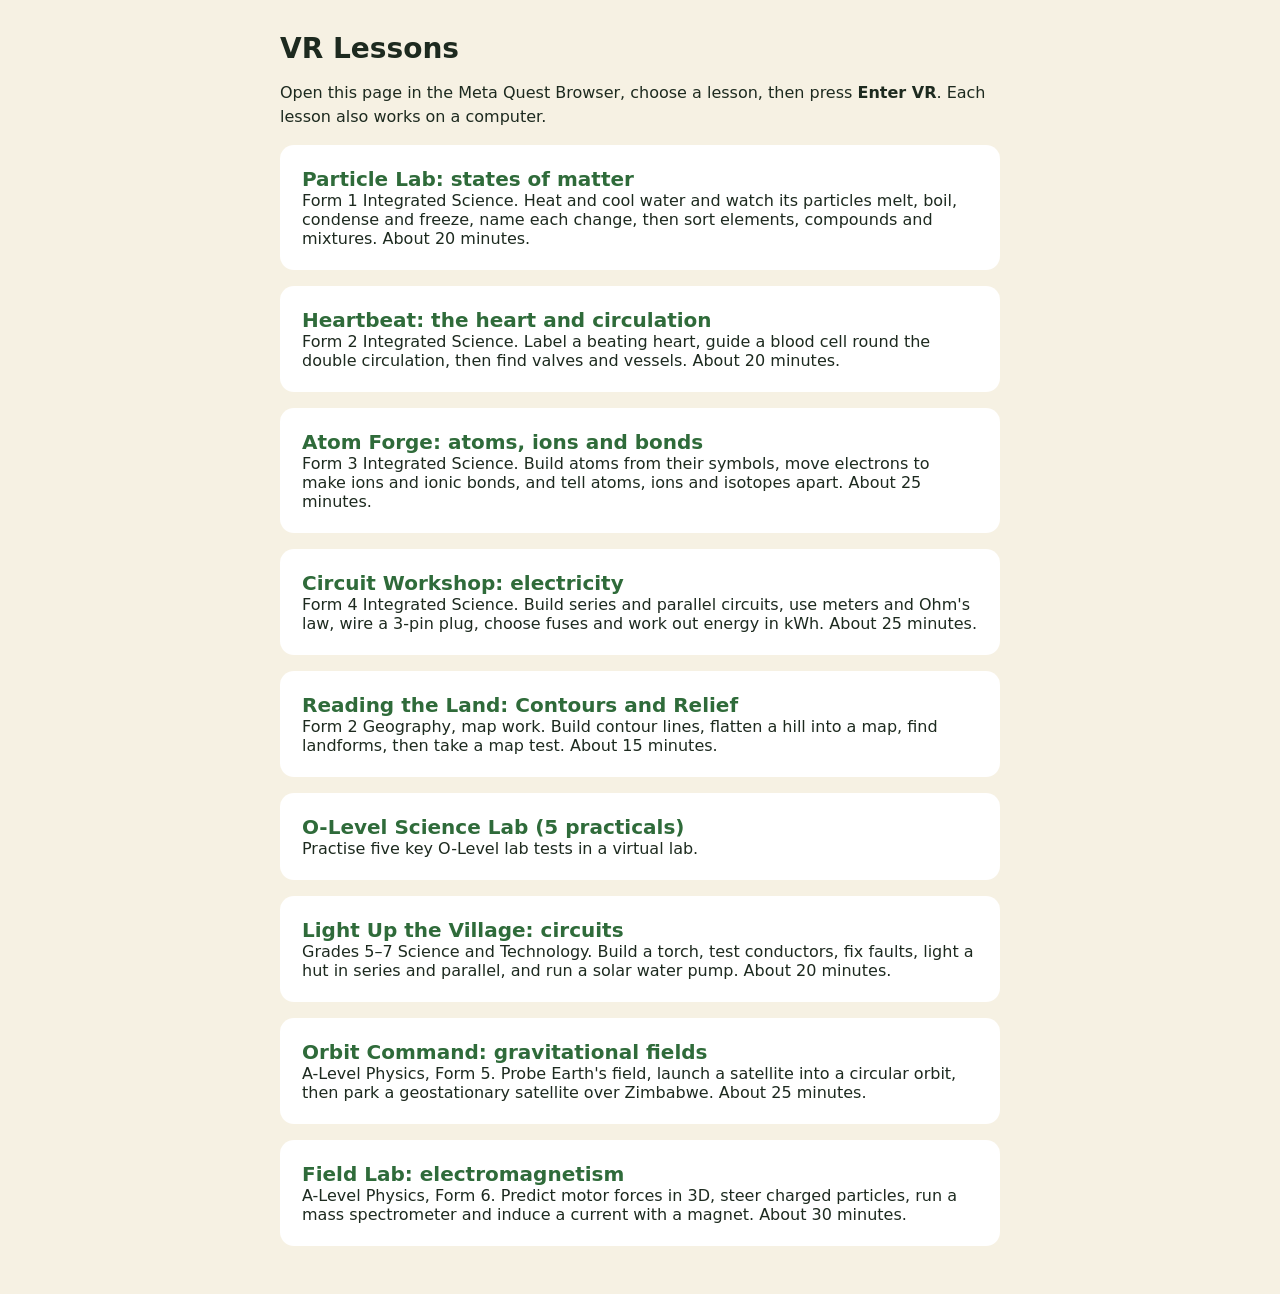
<file: index.html>
<!doctype html>
<html lang="en">
<head>
<meta charset="utf-8">
<meta name="viewport" content="width=device-width, initial-scale=1">
<title>VR Lessons</title>
<style>
  :root { --bg:#f6f1e3; --ink:#1d2a1f; --card:#ffffff; --accent:#2f6b3a; }
  @media (prefers-color-scheme: dark) { :root { --bg:#111a14; --ink:#eef2ea; --card:#1c2a20; --accent:#6fbf7c; } }
  body { margin:0; background:var(--bg); color:var(--ink); font-family:system-ui, sans-serif; }
  main { max-width:720px; margin:0 auto; padding:32px 16px; }
  h1 { font-size:28px; margin:0 0 8px; }
  p { line-height:1.5; }
  a.card { display:block; background:var(--card); color:inherit; text-decoration:none; border-radius:14px; padding:20px; margin:16px 0; border:2px solid transparent; }
  a.card:hover, a.card:focus { border-color:var(--accent); }
  a.card b { font-size:20px; color:var(--accent); }
</style>
</head>
<body>
<main>
  <h1>VR Lessons</h1>
  <p>Open this page in the Meta Quest Browser, choose a lesson, then press <b>Enter VR</b>. Each lesson also works on a computer.</p>
  <a class="card" href="./form1-particles/"><b>Particle Lab: states of matter</b><br>Form 1 Integrated Science. Heat and cool water and watch its particles melt, boil, condense and freeze, name each change, then sort elements, compounds and mixtures. About 20 minutes.</a>
  <a class="card" href="./form2-heart/"><b>Heartbeat: the heart and circulation</b><br>Form 2 Integrated Science. Label a beating heart, guide a blood cell round the double circulation, then find valves and vessels. About 20 minutes.</a>
  <a class="card" href="./form3-atoms/"><b>Atom Forge: atoms, ions and bonds</b><br>Form 3 Integrated Science. Build atoms from their symbols, move electrons to make ions and ionic bonds, and tell atoms, ions and isotopes apart. About 25 minutes.</a>
  <a class="card" href="./form4-circuits/"><b>Circuit Workshop: electricity</b><br>Form 4 Integrated Science. Build series and parallel circuits, use meters and Ohm's law, wire a 3-pin plug, choose fuses and work out energy in kWh. About 25 minutes.</a>
  <a class="card" href="./geography-contours/"><b>Reading the Land: Contours and Relief</b><br>Form 2 Geography, map work. Build contour lines, flatten a hill into a map, find landforms, then take a map test. About 15 minutes.</a>
  <a class="card" href="./science-lab/"><b>O-Level Science Lab (5 practicals)</b><br>Practise five key O-Level lab tests in a virtual lab.</a>
  <a class="card" href="./primary-circuits/"><b>Light Up the Village: circuits</b><br>Grades 5–7 Science and Technology. Build a torch, test conductors, fix faults, light a hut in series and parallel, and run a solar water pump. About 20 minutes.</a>
  <a class="card" href="./physics-orbits/"><b>Orbit Command: gravitational fields</b><br>A-Level Physics, Form 5. Probe Earth's field, launch a satellite into a circular orbit, then park a geostationary satellite over Zimbabwe. About 25 minutes.</a>
  <a class="card" href="./physics-fields/"><b>Field Lab: electromagnetism</b><br>A-Level Physics, Form 6. Predict motor forces in 3D, steer charged particles, run a mass spectrometer and induce a current with a magnet. About 30 minutes.</a>
</main>
</body>
</html>
</file>
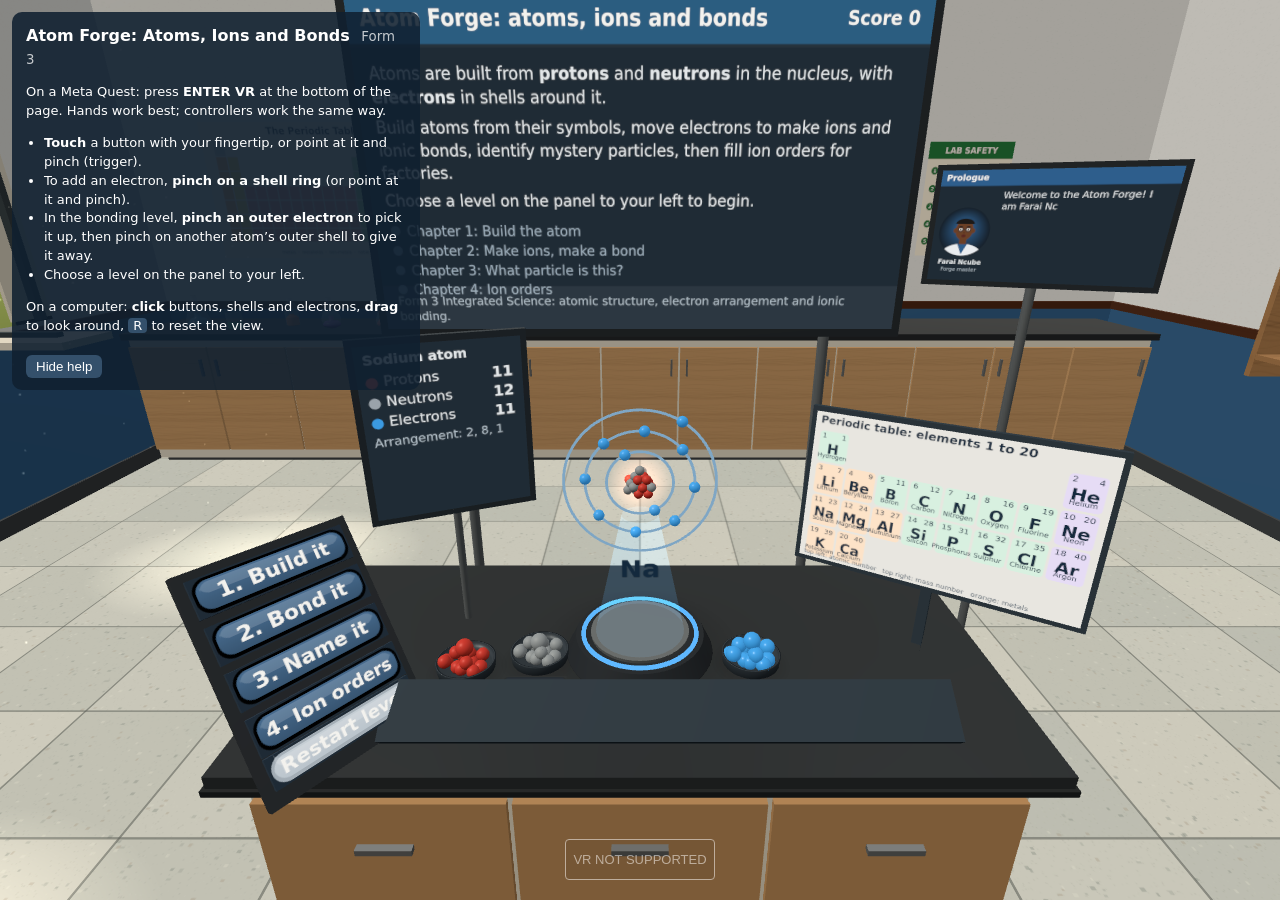
<file: form3-atoms/index.html>
<!doctype html>
<html lang="en">
<head>
<meta charset="utf-8">
<meta name="viewport" content="width=device-width, initial-scale=1, maximum-scale=1">
<title>Atom Forge: Atoms, Ions and Bonds</title>
<meta name="description" content="Form 3 Integrated Science VR game: build atoms from their symbols, move electrons to make ions and ionic bonds, and identify atoms, ions and isotopes. Works in the Meta Quest Browser and on desktop.">
<link rel="stylesheet" href="../shared/game.css">
</head>
<body>
<div id="loading">Loading the atom forge…</div>
<div id="help">
  <h1>Atom Forge: Atoms, Ions and Bonds <small>Form 3</small></h1>
  <p>On a Meta Quest: press <b>ENTER VR</b> at the bottom of the page. Hands work best; controllers work the same way.</p>
  <ul>
    <li><b>Touch</b> a button with your fingertip, or point at it and pinch (trigger).</li>
    <li>To add an electron, <b>pinch on a shell ring</b> (or point at it and pinch).</li>
    <li>In the bonding level, <b>pinch an outer electron</b> to pick it up, then pinch on another atom’s outer shell to give it away.</li>
    <li>Choose a level on the panel to your left.</li>
  </ul>
  <p>On a computer: <b>click</b> buttons, shells and electrons, <b>drag</b> to look around, <kbd>R</kbd> to reset the view.</p>
  <button id="helpToggle">Hide help</button>
</div>
<script type="importmap">
{ "imports": { "three": "../shared/vendor/three.module.min.js" } }
</script>
<script type="module" src="./main.js"></script>
</body>
</html>
</file>
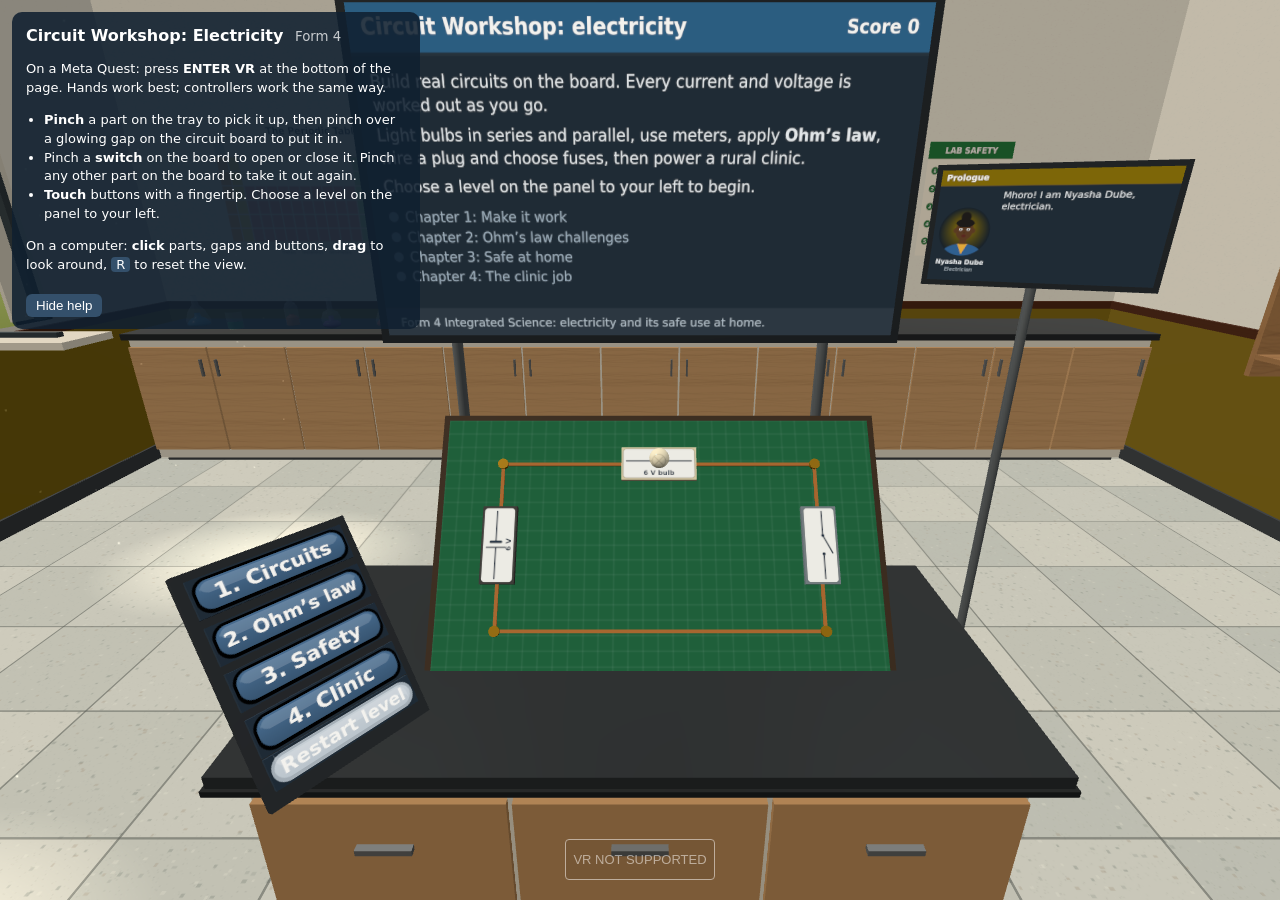
<file: form4-circuits/index.html>
<!doctype html>
<html lang="en">
<head>
<meta charset="utf-8">
<meta name="viewport" content="width=device-width, initial-scale=1, maximum-scale=1">
<title>Circuit Workshop: Electricity</title>
<meta name="description" content="Form 4 Integrated Science VR game: build series and parallel circuits, use ammeters and voltmeters, apply Ohm's law, wire a 3-pin plug and choose fuses. Works in the Meta Quest Browser and on desktop.">
<link rel="stylesheet" href="../shared/game.css">
</head>
<body>
<div id="loading">Loading the workshop…</div>
<div id="help">
  <h1>Circuit Workshop: Electricity <small>Form 4</small></h1>
  <p>On a Meta Quest: press <b>ENTER VR</b> at the bottom of the page. Hands work best; controllers work the same way.</p>
  <ul>
    <li><b>Pinch</b> a part on the tray to pick it up, then pinch over a glowing gap on the circuit board to put it in.</li>
    <li>Pinch a <b>switch</b> on the board to open or close it. Pinch any other part on the board to take it out again.</li>
    <li><b>Touch</b> buttons with a fingertip. Choose a level on the panel to your left.</li>
  </ul>
  <p>On a computer: <b>click</b> parts, gaps and buttons, <b>drag</b> to look around, <kbd>R</kbd> to reset the view.</p>
  <button id="helpToggle">Hide help</button>
</div>
<script type="importmap">
{ "imports": { "three": "../shared/vendor/three.module.min.js" } }
</script>
<script type="module" src="./main.js"></script>
</body>
</html>
</file>
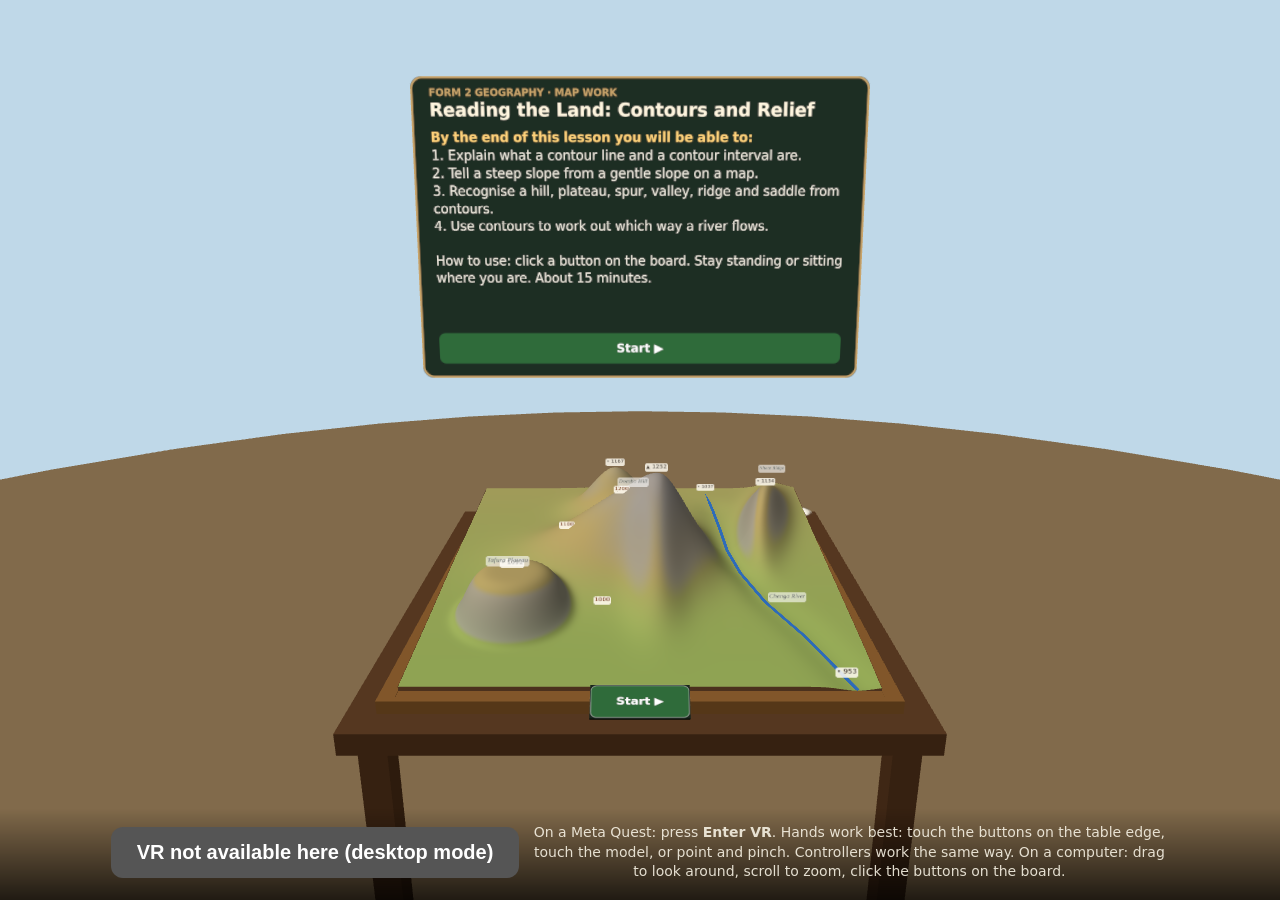
<file: geography-contours/index.html>
<!doctype html>
<html lang="en">
<head>
<meta charset="utf-8">
<meta name="viewport" content="width=device-width, initial-scale=1">
<title>Reading the Land: Contours and Relief</title>
<meta name="description" content="Form 2 Geography (Zimbabwe) VR lesson: build contour lines, flatten a hill into a map, find landforms and test yourself. Runs in the Meta Quest browser.">
<style>
  :root { --ink:#1d2a1f; --paper:#f6f1e3; --accent:#b5651d; --btn:#2f6b3a; }
  html,body { margin:0; height:100%; background:#0e1a12; color:var(--paper); font-family: system-ui, -apple-system, "Segoe UI", Roboto, sans-serif; overflow:hidden; }
  #app { position:fixed; inset:0; }
  #overlay { position:fixed; left:0; right:0; bottom:0; padding:14px 16px 18px; display:flex; flex-wrap:wrap; gap:10px; align-items:center; justify-content:center;
             background:linear-gradient(transparent, rgba(0,0,0,.75)); pointer-events:none; }
  #overlay > * { pointer-events:auto; }
  #enter { font-size:20px; font-weight:700; padding:14px 26px; border-radius:12px; border:0; background:var(--btn); color:#fff; cursor:pointer; }
  #enter[disabled] { background:#555; cursor:default; }
  #hint { font-size:14px; max-width:640px; text-align:center; opacity:.9; line-height:1.4; }
  #result { position:fixed; top:12px; right:12px; max-width:320px; background:rgba(246,241,227,.95); color:#1d2a1f; padding:10px 14px; border-radius:10px; font-size:14px; line-height:1.45; }
  #loading { position:fixed; inset:0; display:flex; align-items:center; justify-content:center; font-size:18px; }
</style>
</head>
<body>
<div id="loading">Loading the landscape…</div>
<div id="app"></div>
<div id="result" hidden></div>
<div id="overlay">
  <button id="enter" disabled>Checking for VR…</button>
  <div id="hint">On a Meta Quest: press <b>Enter VR</b>. Hands work best: touch the buttons on the table edge, touch the model, or point and pinch. Controllers work the same way. On a computer: drag to look around, scroll to zoom, click the buttons on the board.</div>
</div>
<script type="importmap">
{ "imports": { "three": "./vendor/three.module.min.js" } }
</script>
<script type="module" src="./app.js"></script>
</body>
</html>
</file>
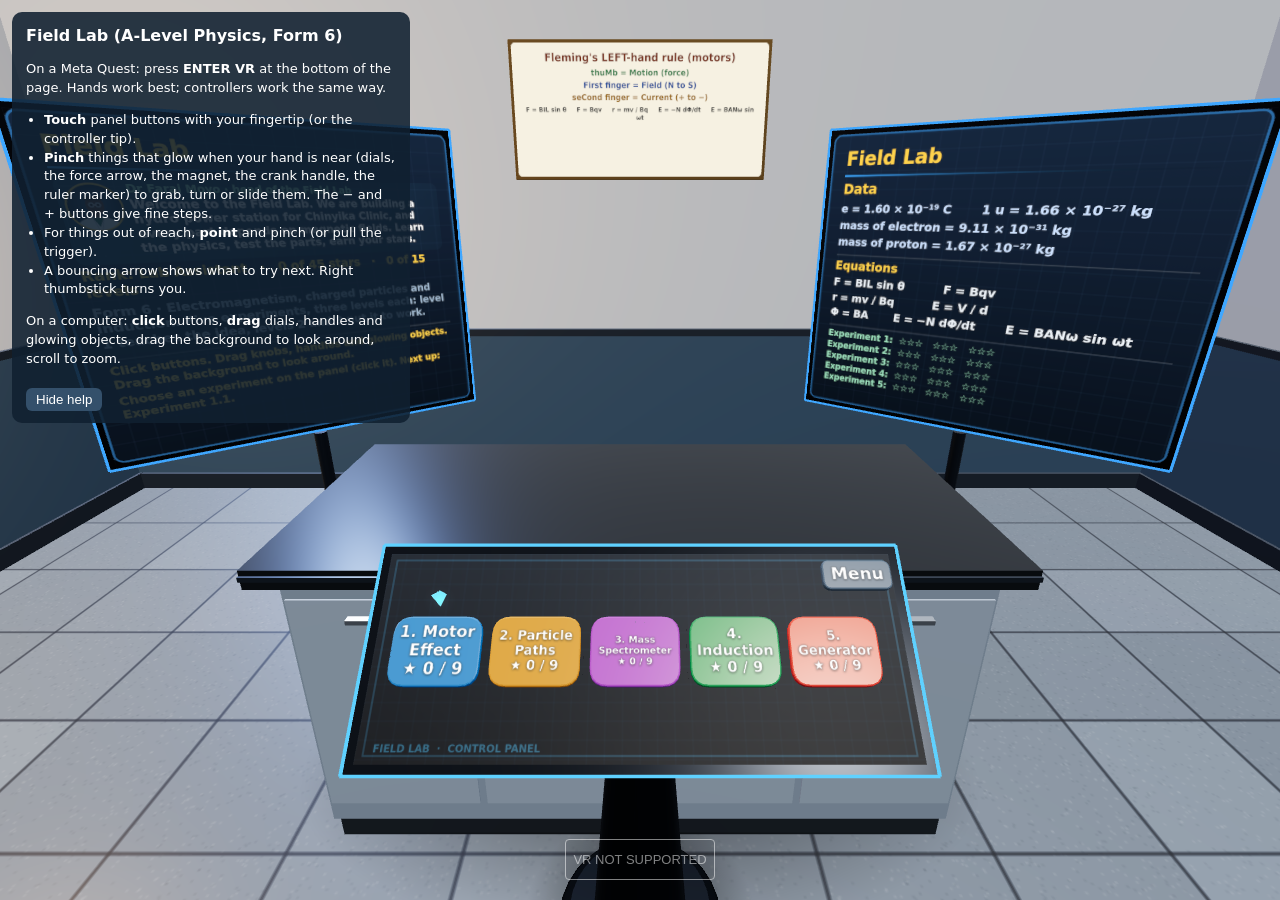
<file: physics-fields/index.html>
<!doctype html>
<html lang="en">
<head>
<meta charset="utf-8">
<meta name="viewport" content="width=device-width, initial-scale=1, maximum-scale=1">
<title>Field Lab VR</title>
<meta name="description" content="A-Level (Form 6) physics VR game on electromagnetism: the motor effect, charged particles in fields, the mass spectrometer and induction. Works in the Meta Quest Browser and on a computer.">
<style>
  html, body { margin: 0; height: 100%; overflow: hidden; background: #1a2330; font-family: system-ui, -apple-system, "Segoe UI", Roboto, sans-serif; }
  canvas { display: block; touch-action: none; }
  #help { position: absolute; top: 12px; left: 12px; max-width: 370px; background: rgba(16, 32, 48, 0.88); color: #fff; padding: 12px 14px; border-radius: 10px; font-size: 13px; line-height: 1.45; user-select: none; }
  #help h1 { font-size: 16px; margin: 0 0 6px; }
  #help button { margin-top: 6px; background: #34506b; color: #fff; border: 0; border-radius: 6px; padding: 4px 10px; cursor: pointer; }
  #help.min p, #help.min ul { display: none; }
  #help ul { margin: 4px 0; padding-left: 18px; }
  #loading { position: absolute; inset: 0; display: grid; place-items: center; color: #cde; font-size: 18px; }
</style>
</head>
<body>
<div id="loading">Loading Field Lab…</div>
<div id="help">
  <h1>Field Lab (A-Level Physics, Form 6)</h1>
  <p>On a Meta Quest: press <b>ENTER VR</b> at the bottom of the page. Hands work best; controllers work the same way.</p>
  <ul>
    <li><b>Touch</b> panel buttons with your fingertip (or the controller tip).</li>
    <li><b>Pinch</b> things that glow when your hand is near (dials, the force arrow, the magnet, the crank handle, the ruler marker) to grab, turn or slide them. The − and + buttons give fine steps.</li>
    <li>For things out of reach, <b>point</b> and pinch (or pull the trigger).</li>
    <li>A bouncing arrow shows what to try next. Right thumbstick turns you.</li>
  </ul>
  <p>On a computer: <b>click</b> buttons, <b>drag</b> dials, handles and glowing objects, drag the background to look around, scroll to zoom.</p>
  <button id="helpToggle">Hide help</button>
</div>
<script type="importmap">
{ "imports": { "three": "./vendor/three.module.min.js" } }
</script>
<script type="module" src="./main.js"></script>
</body>
</html>
</file>
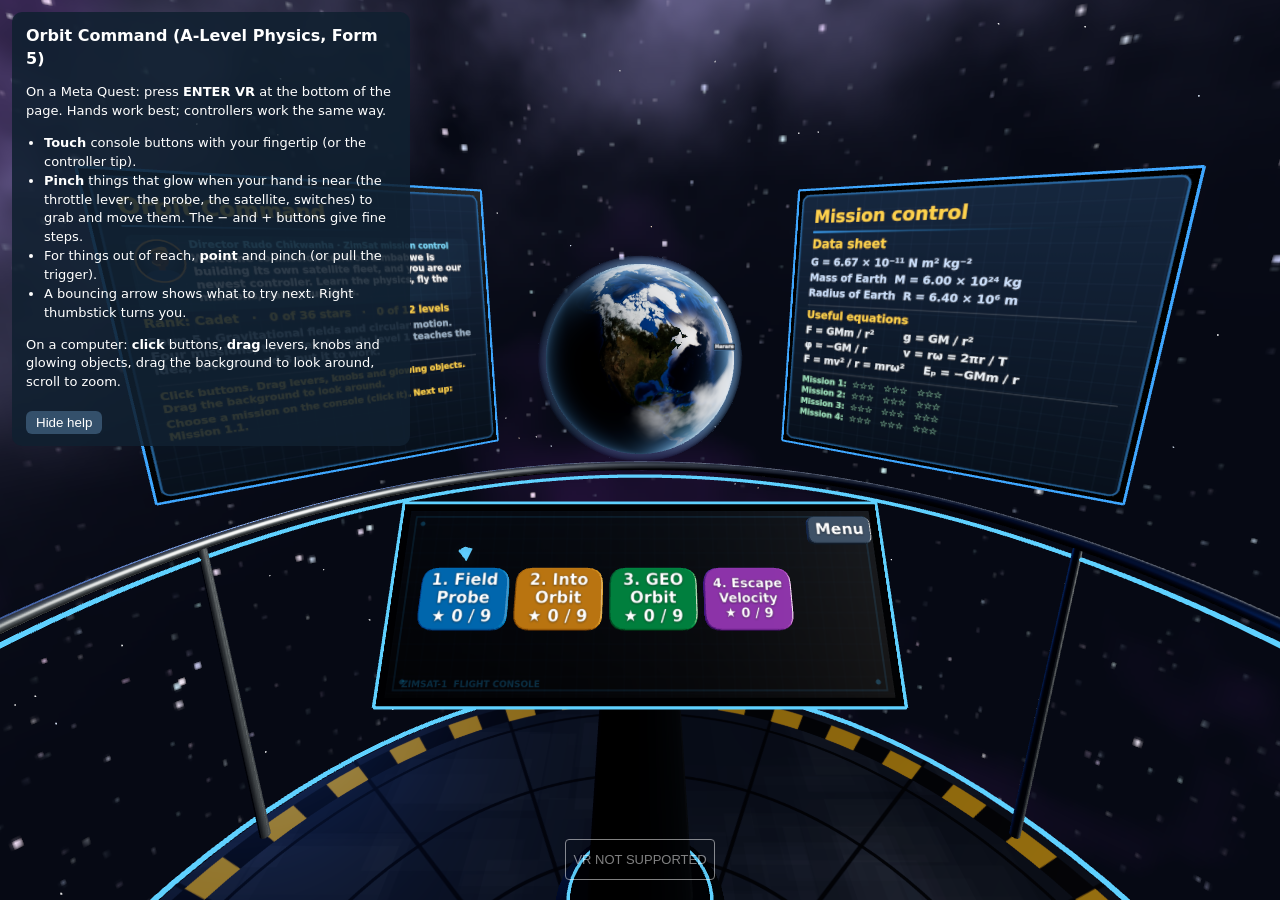
<file: physics-orbits/index.html>
<!doctype html>
<html lang="en">
<head>
<meta charset="utf-8">
<meta name="viewport" content="width=device-width, initial-scale=1, maximum-scale=1">
<title>Orbit Command VR</title>
<meta name="description" content="A-Level (Form 5) physics VR game on gravitational fields and circular motion. Works in the Meta Quest Browser and on a computer.">
<style>
  html, body { margin: 0; height: 100%; overflow: hidden; background: #02040b; font-family: system-ui, -apple-system, "Segoe UI", Roboto, sans-serif; }
  canvas { display: block; touch-action: none; }
  #help { position: absolute; top: 12px; left: 12px; max-width: 370px; background: rgba(16, 32, 48, 0.88); color: #fff; padding: 12px 14px; border-radius: 10px; font-size: 13px; line-height: 1.45; user-select: none; }
  #help h1 { font-size: 16px; margin: 0 0 6px; }
  #help button { margin-top: 6px; background: #34506b; color: #fff; border: 0; border-radius: 6px; padding: 4px 10px; cursor: pointer; }
  #help.min p, #help.min ul { display: none; }
  #help ul { margin: 4px 0; padding-left: 18px; }
  #loading { position: absolute; inset: 0; display: grid; place-items: center; color: #cde; font-size: 18px; }
</style>
</head>
<body>
<div id="loading">Loading Orbit Command…</div>
<div id="help">
  <h1>Orbit Command (A-Level Physics, Form 5)</h1>
  <p>On a Meta Quest: press <b>ENTER VR</b> at the bottom of the page. Hands work best; controllers work the same way.</p>
  <ul>
    <li><b>Touch</b> console buttons with your fingertip (or the controller tip).</li>
    <li><b>Pinch</b> things that glow when your hand is near (the throttle lever, the probe, the satellite, switches) to grab and move them. The − and + buttons give fine steps.</li>
    <li>For things out of reach, <b>point</b> and pinch (or pull the trigger).</li>
    <li>A bouncing arrow shows what to try next. Right thumbstick turns you.</li>
  </ul>
  <p>On a computer: <b>click</b> buttons, <b>drag</b> levers, knobs and glowing objects, drag the background to look around, scroll to zoom.</p>
  <button id="helpToggle">Hide help</button>
</div>
<script type="importmap">
{ "imports": { "three": "./vendor/three.module.min.js" } }
</script>
<script type="module" src="./main.js"></script>
</body>
</html>
</file>
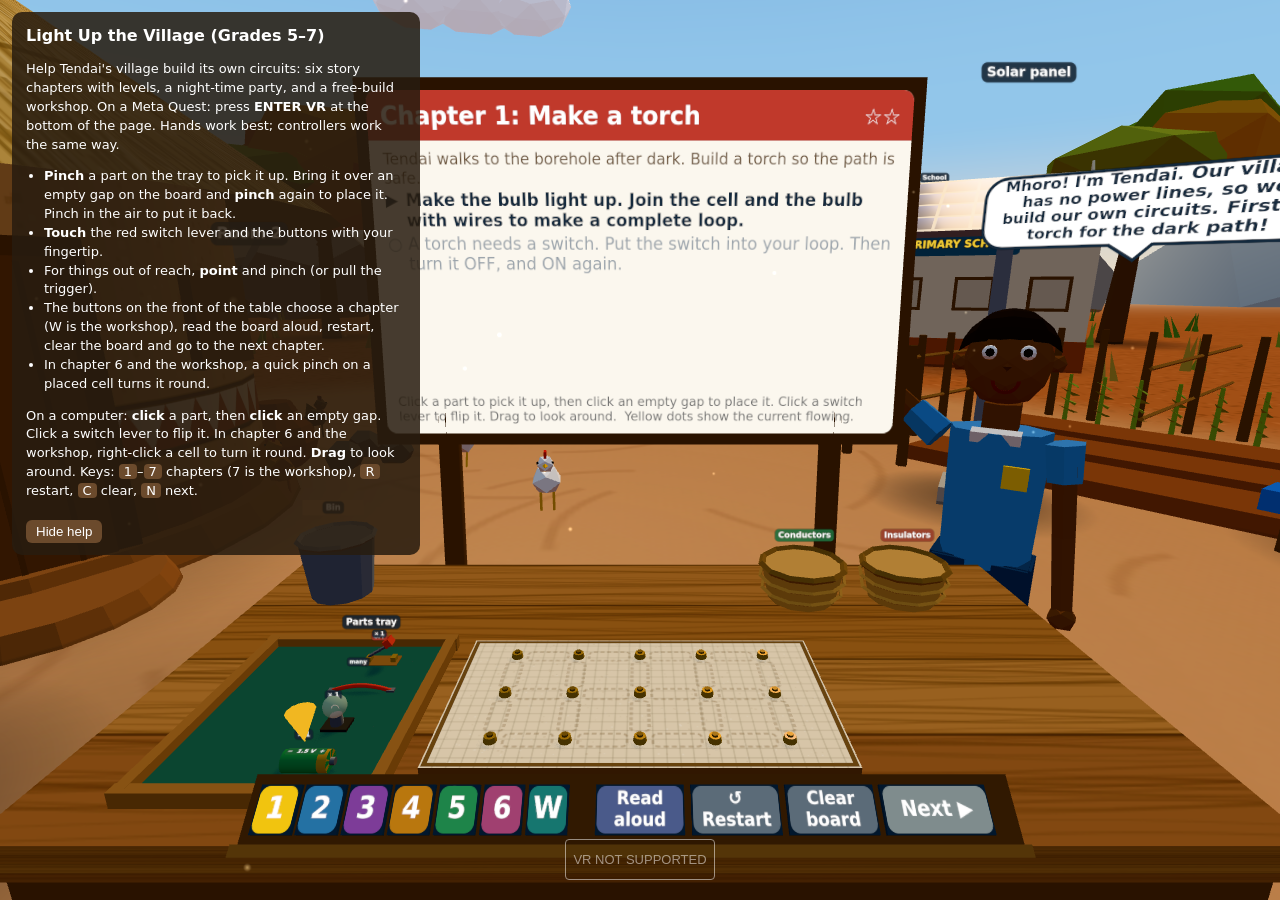
<file: primary-circuits/index.html>
<!doctype html>
<html lang="en">
<head>
<meta charset="utf-8">
<meta name="viewport" content="width=device-width, initial-scale=1, maximum-scale=1">
<title>Light Up the Village</title>
<meta name="description" content="A WebXR circuits game for Grades 5 to 7: build a torch, test conductors, fix faults, wire a hut in series and parallel, run a solar water pump, help the neighbours, then free-build in the workshop. Works in the Meta Quest Browser and on a computer.">
<style>
  html, body { margin: 0; height: 100%; overflow: hidden; background: #a9d8f2; font-family: system-ui, -apple-system, "Segoe UI", Roboto, sans-serif; }
  canvas { display: block; touch-action: none; }
  #help {
    position: absolute; top: 12px; left: 12px; max-width: 380px;
    background: rgba(40, 28, 16, 0.86); color: #fff; padding: 12px 14px; border-radius: 10px;
    font-size: 13px; line-height: 1.45; user-select: none;
  }
  #help h1 { font-size: 16px; margin: 0 0 6px; }
  #help kbd { background: #6b4a2c; border-radius: 4px; padding: 0 5px; font-family: inherit; }
  #help button { margin-top: 6px; background: #6b4a2c; color: #fff; border: 0; border-radius: 6px; padding: 4px 10px; cursor: pointer; }
  #help.min p, #help.min ul { display: none; }
  #help ul { margin: 4px 0; padding-left: 18px; }
  #results { position: absolute; right: 12px; bottom: 12px; max-width: 300px; background: rgba(255,255,255,0.92); color: #13293d; padding: 10px 12px; border-radius: 10px; font-size: 13px; line-height: 1.5; }
  #loading { position: absolute; inset: 0; display: grid; place-items: center; color: #234; font-size: 18px; }
</style>
</head>
<body>
<div id="loading">Loading the village…</div>
<div id="help">
  <h1>Light Up the Village (Grades 5–7)</h1>
  <p>Help Tendai's village build its own circuits: six story chapters with levels, a night-time party, and a free-build workshop. On a Meta Quest: press <b>ENTER VR</b> at the bottom of the page. Hands work best; controllers work the same way.</p>
  <ul>
    <li><b>Pinch</b> a part on the tray to pick it up. Bring it over an empty gap on the board and <b>pinch</b> again to place it. Pinch in the air to put it back.</li>
    <li><b>Touch</b> the red switch lever and the buttons with your fingertip.</li>
    <li>For things out of reach, <b>point</b> and pinch (or pull the trigger).</li>
    <li>The buttons on the front of the table choose a chapter (W is the workshop), read the board aloud, restart, clear the board and go to the next chapter.</li>
    <li>In chapter 6 and the workshop, a quick pinch on a placed cell turns it round.</li>
  </ul>
  <p>On a computer: <b>click</b> a part, then <b>click</b> an empty gap. Click a switch lever to flip it. In chapter 6 and the workshop, right-click a cell to turn it round. <b>Drag</b> to look around. Keys: <kbd>1</kbd>–<kbd>7</kbd> chapters (7 is the workshop), <kbd>R</kbd> restart, <kbd>C</kbd> clear, <kbd>N</kbd> next.</p>
  <button id="helpToggle">Hide help</button>
</div>
<div id="results" hidden></div>
<script type="importmap">
{ "imports": { "three": "./vendor/three.module.min.js" } }
</script>
<script type="module" src="./main.js"></script>
</body>
</html>
</file>
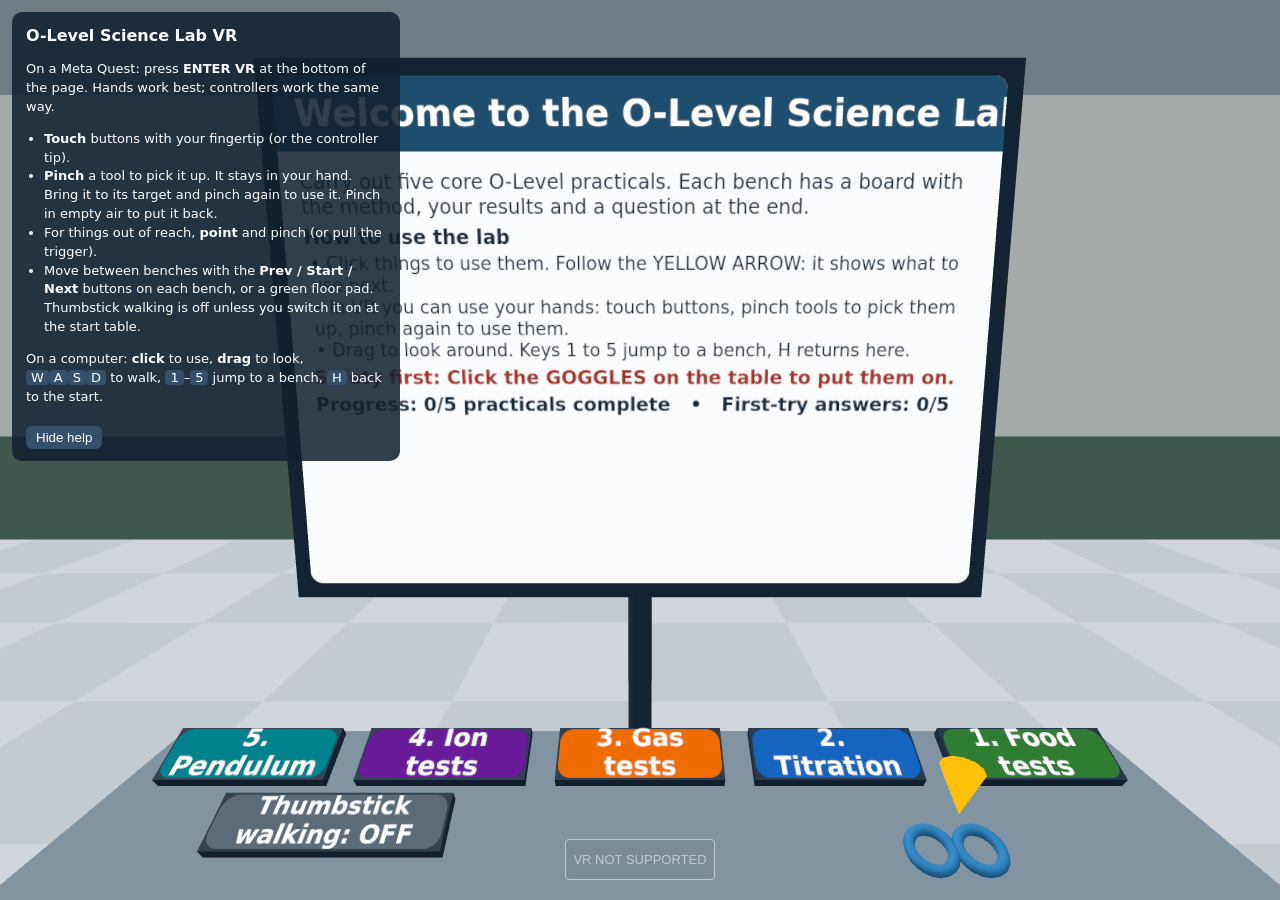
<file: science-lab/index.html>
<!doctype html>
<html lang="en">
<head>
<meta charset="utf-8">
<meta name="viewport" content="width=device-width, initial-scale=1, maximum-scale=1">
<title>O-Level Science Lab VR</title>
<meta name="description" content="A WebXR science lab where O-Level students carry out five core practicals. Works in the Meta Quest Browser and on desktop.">
<style>
  html, body { margin: 0; height: 100%; overflow: hidden; background: #dfe7ee; font-family: system-ui, -apple-system, "Segoe UI", Roboto, sans-serif; }
  canvas { display: block; touch-action: none; }
  #help {
    position: absolute; top: 12px; left: 12px; max-width: 360px;
    background: rgba(16, 32, 48, 0.86); color: #fff; padding: 12px 14px; border-radius: 10px;
    font-size: 13px; line-height: 1.45; user-select: none;
  }
  #help h1 { font-size: 16px; margin: 0 0 6px; }
  #help kbd { background: #34506b; border-radius: 4px; padding: 0 5px; font-family: inherit; }
  #help button { margin-top: 6px; background: #34506b; color: #fff; border: 0; border-radius: 6px; padding: 4px 10px; cursor: pointer; }
  #help.min p, #help.min ul { display: none; }
  #help ul { margin: 4px 0; padding-left: 18px; }
  #results { position: absolute; right: 12px; top: 12px; max-width: 320px; background: rgba(255,255,255,0.92); color: #13293d; padding: 10px 12px; border-radius: 10px; font-size: 13px; line-height: 1.5; }
  #loading { position: absolute; inset: 0; display: grid; place-items: center; color: #234; font-size: 18px; }
</style>
</head>
<body>
<div id="loading">Loading the lab…</div>
<div id="help">
  <h1>O-Level Science Lab VR</h1>
  <p>On a Meta Quest: press <b>ENTER VR</b> at the bottom of the page. Hands work best; controllers work the same way.</p>
  <ul>
    <li><b>Touch</b> buttons with your fingertip (or the controller tip).</li>
    <li><b>Pinch</b> a tool to pick it up. It stays in your hand. Bring it to its target and pinch again to use it. Pinch in empty air to put it back.</li>
    <li>For things out of reach, <b>point</b> and pinch (or pull the trigger).</li>
    <li>Move between benches with the <b>Prev / Start / Next</b> buttons on each bench, or a green floor pad. Thumbstick walking is off unless you switch it on at the start table.</li>
  </ul>
  <p>On a computer: <b>click</b> to use, <b>drag</b> to look, <kbd>W</kbd><kbd>A</kbd><kbd>S</kbd><kbd>D</kbd> to walk, <kbd>1</kbd>–<kbd>5</kbd> jump to a bench, <kbd>H</kbd> back to the start.</p>
  <button id="helpToggle">Hide help</button>
</div>
<div id="results" hidden></div>
<script type="importmap">
{ "imports": { "three": "./vendor/three.module.min.js" } }
</script>
<script type="module" src="./main.js"></script>
</body>
</html>
</file>
<file: shared/game.css>
html, body { margin: 0; height: 100%; overflow: hidden; background: #dfe7ee; font-family: system-ui, -apple-system, "Segoe UI", Roboto, sans-serif; }
canvas { display: block; touch-action: none; }
#help {
  position: absolute; top: 12px; left: 12px; max-width: 380px;
  background: rgba(16, 32, 48, 0.88); color: #fff; padding: 12px 14px; border-radius: 10px;
  font-size: 13px; line-height: 1.45; user-select: none;
}
#help h1 { font-size: 16px; margin: 0 0 6px; }
#help h1 small { font-weight: normal; opacity: 0.75; margin-left: 6px; }
#help kbd { background: #34506b; border-radius: 4px; padding: 0 5px; font-family: inherit; }
#help button { margin-top: 6px; background: #34506b; color: #fff; border: 0; border-radius: 6px; padding: 4px 10px; cursor: pointer; }
#help.min p, #help.min ul { display: none; }
#help ul { margin: 4px 0; padding-left: 18px; }
#help a { color: #9fd3ff; }
#loading { position: absolute; inset: 0; display: grid; place-items: center; color: #234; font-size: 18px; }
@media (max-width: 600px) { #help { max-width: calc(100% - 48px); font-size: 12px; } }
</file>
